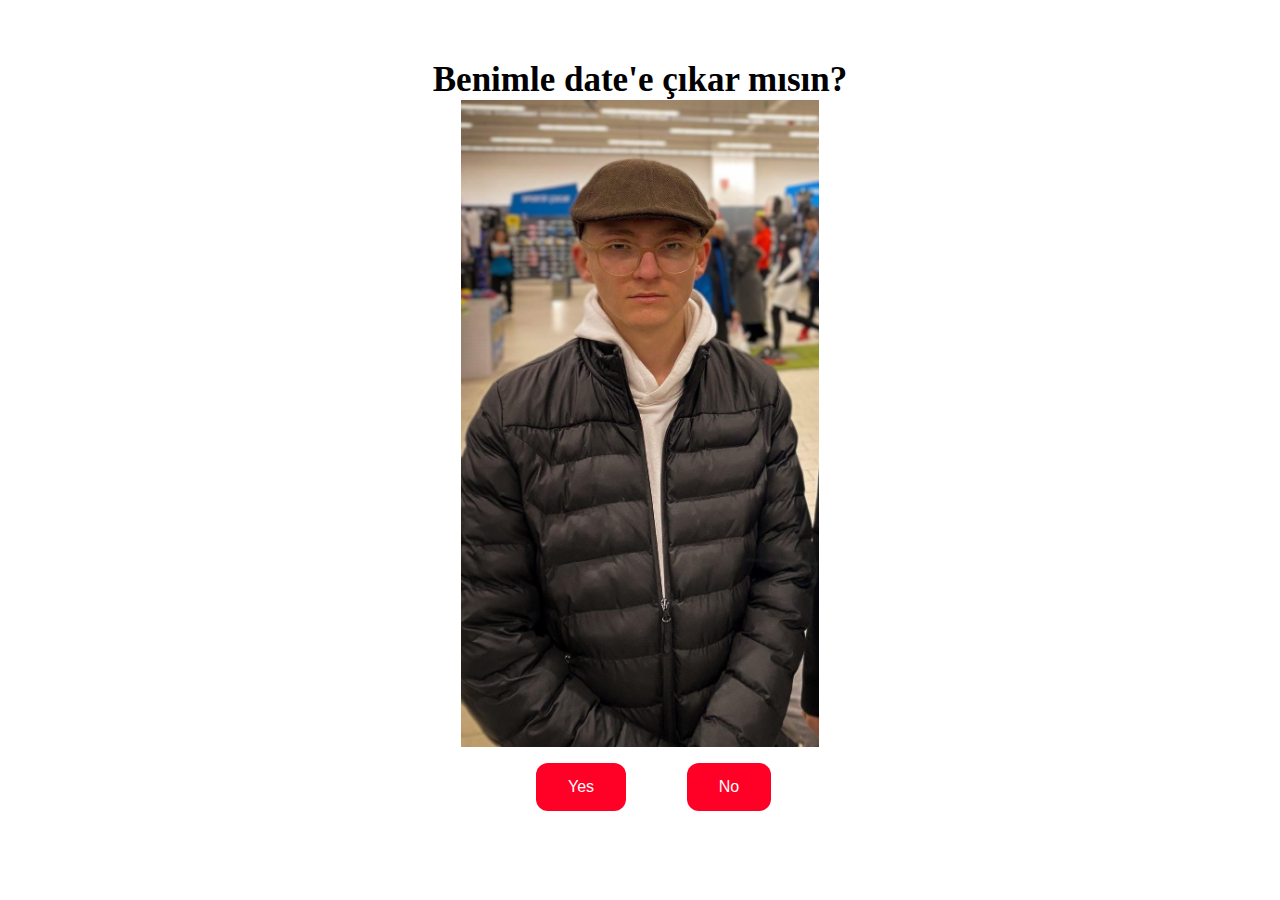
<file: index.html>
<!DOCTYPE html>
<html lang="en">
<head>
    <meta charset="UTF-8">
    <meta name="viewport" content="width=device-width, initial-scale=1.0">
    <title>BerK Walker'la Date</title>
    <link rel="stylesheet" href="style.css">
</head>
<body>
    <div class="container">
  <div class="header">
  <h1>Benimle date'e çıkar mısın?</h1>
</div>
<div class="box">
    <img
        src="merbacanim.jpg"
        height="647"
        width="392"
        alt="Merba Canım"/>
</div>
<div class="button">

<button class="btn" id="yesButton" onclick="nextPage()">Yes</button>
<button class="btn" id="noButton" onmouseover="moveButton()" onclick="moveButton()">No</button>

<script>
 function nextPage() {
        window.location.href = "nextpage.html";
    }
    
    function moveButton() {
        var x = Math.random() * (window.innerWidth - document.getElementById('noButton').offsetWidth) - 85;
        var y = Math.random() * (window.innerHeight - document.getElementById('noButton').offsetHeight) - 48;
        document.getElementById('noButton').style.left = `${x}px`;
        document.getElementById('noButton').style.top = `${y}px`;
    }
</script> 
</div>
</div>

    </div>




    
  
</body>
</html>
</file>
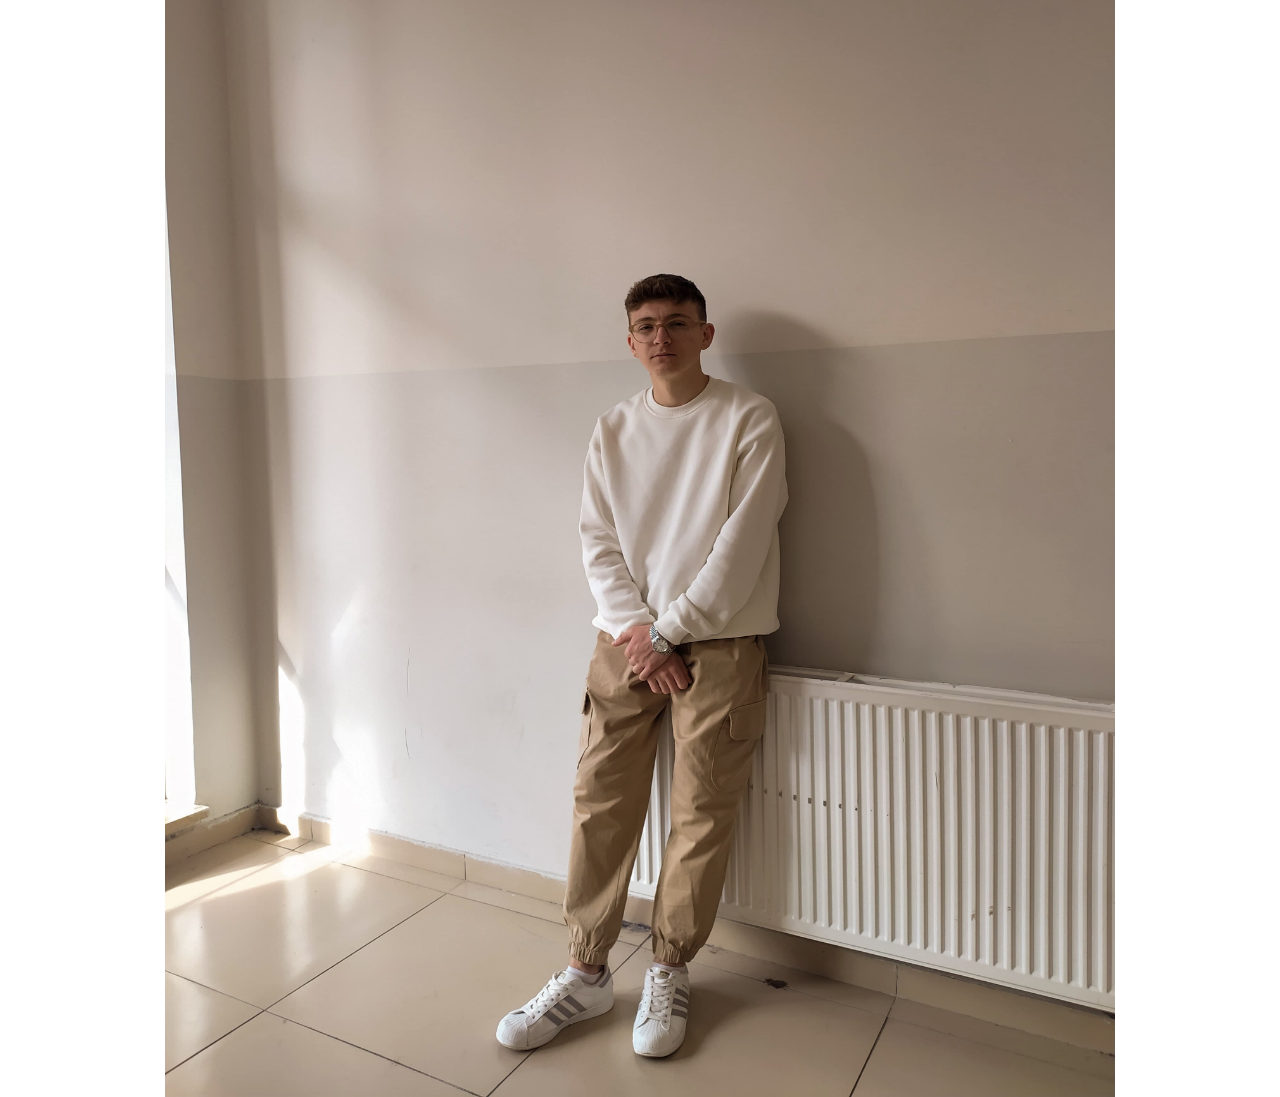
<file: nextpage.html>
<html lang="en">
    <head>
        <link rel="stylesheet" href="main.css">
        <title>:P</title>
    </head> 
    <body>
        <div class="container">
            <div >
                <h1 class = "header_text">Doğru Karar Güzelim :P</h1>
            </div>
            <div class="container">
                <img src="merbacanim2.jpg" width="950" height="1200">
            </div>
        </div>
       
    </body> 
</html>
</file>
<file: style.css>
body{
    display: flex;
    justify-content: center;
    align-items: center;
    display: flex;
    height: 90vh;
    background-color: #ffffff;
}

#noButton {
    position: absolute;
    margin-left: 150px;
    transition: 0.5s;
}

#yesButton {
    position: absolute;
    margin-right: 150px;
}

h1{
    text-align: center;
    margin-top: 20px;
    margin-bottom: 0px;
    font-family: 'Nunito';
    font-size: 35px;
    font-weight: bold;
    color: rgb(0, 0, 0);
  
}
.button{
    display: flex;
    flex-direction: row;
    justify-content: center;
    align-items: center;
    margin-top: 40px;
    margin-left: 30px;

}

.btn {
    background-color: #ff0026;
    color: white;
    padding: 15px 32px;
    text-align: center;
    display: inline-block;
    font-size: 16px;
    margin: 4px 2px;
    cursor: pointer;
    border: none;
    border-radius: 12px;
    transition: background-color 0.3s ease;
}

.box{
    margin: 0 auto;
    width: 347px;
    height: 347;
    display: flex;
    align-items: center;
    justify-content: center;
    

}

@media only screen and (max-width: 320px) and (max-height: 568px) {
    body {
        height: 100vh;
    }

    .header_text {
        font-size: 20px;
    }

    img {
        height: 60vh;
    }

    .btn {
        padding: 10px 18px;
        font-size: 12px;
    }
}

@media only screen and (max-width: 414px) and (max-height: 736px) {
    body {
        height: 90vh;
    }

    .header_text {
        font-size: 28px;
    }

    img {
        height: 60vh;
    }

    .btn {
        padding: 15px 25px;
        font-size: 14px;
    }
}
</file>
<file: main.css>
body {
    display: flex;
    justify-content: center;
    align-items: center;
    height: 100vh;
    background-color:#ffffff;
}

.header_text {
    font-family: 'Sans-serif';
    font-size: 50px;
    font-weight: bold;
    color: rgb(255, 0, 0);
    text-align: center;
    margin-top: 20px;
    margin-bottom: 0px;
}
img {
    display: flex;
    justify-content: center;
    align-items: center;
}
</file>
